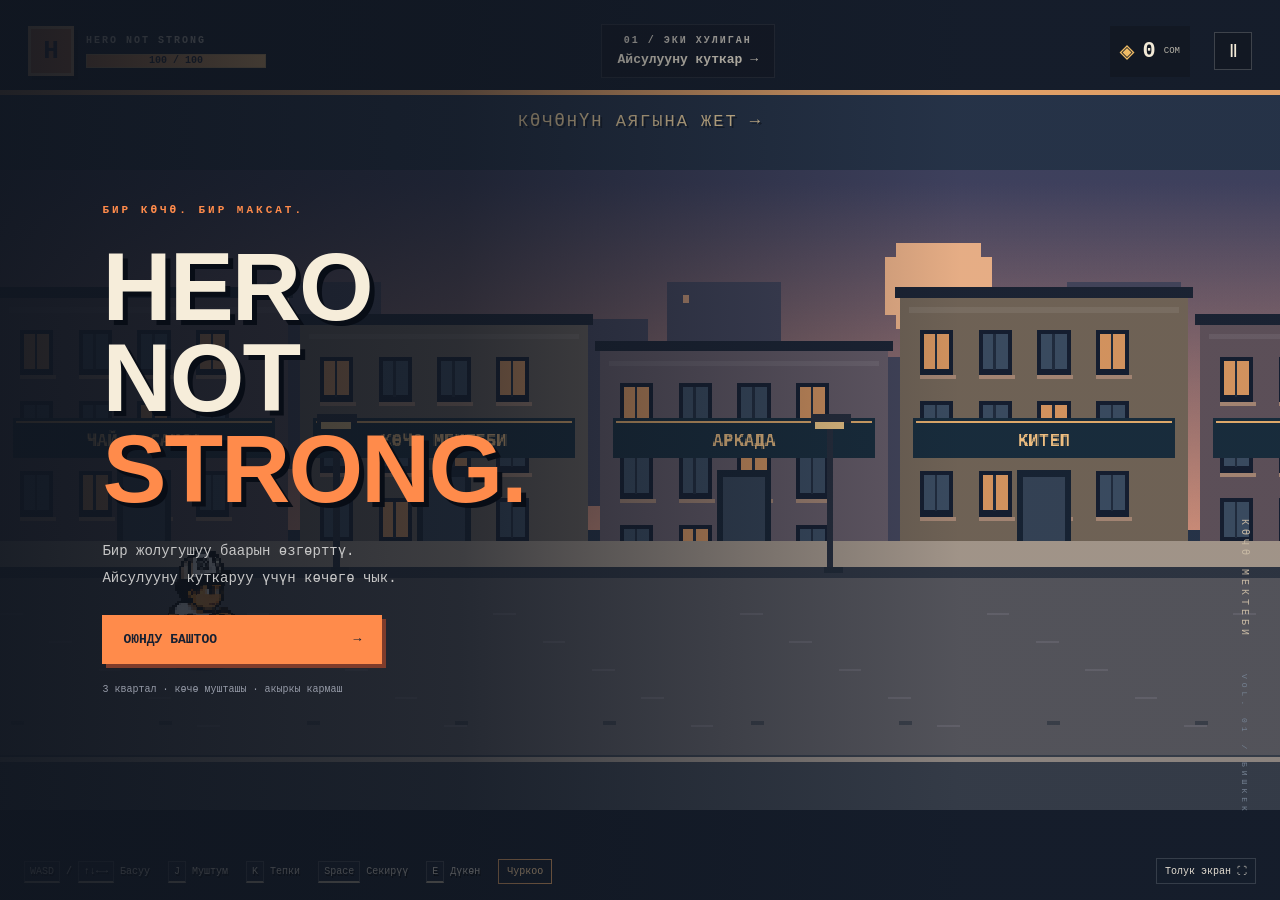
<file: index.html>
<!doctype html>
<html lang="ky">
<head>
  <meta charset="utf-8"><meta name="viewport" content="width=device-width, initial-scale=1, viewport-fit=cover">
  <meta name="theme-color" content="#11151e"><title>Hero Not Strong — Көчө мектеби</title>
  <link rel="stylesheet" href="style.css">
</head>
<body>
  <main class="game-shell" aria-label="Hero Not Strong көчө мушташы">
    <canvas id="game" width="960" height="540" aria-label="Капталдан көрүнгөн көчө мушташы"></canvas>
    <header class="hud">
      <div class="identity"><span class="portrait">H</span><div><span class="eyebrow">HERO NOT STRONG</span><div class="health"><i id="healthFill"></i><b id="healthText">100 / 100</b></div></div></div>
      <div class="mission"><span class="eyebrow" id="stageLabel">01 / КӨЧӨ МЕКТЕБИ</span><strong id="objective">Көчөнүн аягына жет</strong></div>
      <div class="wallet"><span>◈</span><b id="money">0</b><small>СОМ</small></div>
      <button id="pauseButton" class="icon-button" aria-label="Оюнду токтотуу" title="Пауза (Esc)">Ⅱ</button>
    </header>
    <div id="announcement" class="announcement" role="status"></div>
    <div id="combo" class="combo"></div>
    <footer class="controls"><span><kbd>WASD</kbd> / <kbd>↑↓←→</kbd> Басуу</span><span><kbd>J</kbd> Муштум</span><span><kbd>K</kbd> Тепки</span><span><kbd>Space</kbd> Секирүү</span><span><kbd>E</kbd> Дүкөн</span><button id="mainRunButton" type="button" aria-pressed="false">Чуркоо</button><button id="fullButton">Толук экран ⛶</button></footer>
    <div id="overlay" class="overlay">
      <section class="menu" aria-labelledby="menuTitle">
        <p class="chapter" id="menuTag">БИР КӨЧӨ. БИР МАКСАТ.</p>
        <h1 id="menuTitle">HERO<br>NOT <em>STRONG.</em></h1>
        <p id="menuDescription" class="description">Бир жолугушуу баарын өзгөрттү.<br>Айсулууну куткаруу үчүн көчөгө чык.</p>
        <button id="startButton" class="primary">ОЮНДУ БАШТОО <span>→</span></button>
        <p class="menu-note" id="menuNote">3 квартал · көчө мушташы · акыркы кармаш</p>
      </section>
      <div class="side-note">КӨЧӨ МЕКТЕБИ <span>VOL. 01 / БИШКЕК</span></div>
    </div>
    <dialog id="shop" aria-labelledby="shopTitle"><form method="dialog"><button class="close" aria-label="Жабуу">×</button></form><span class="eyebrow">ТЫНЫГУУ УЧУРУ</span><h2 id="shopTitle">Көчө дүкөнү</h2><p>Тамак күч берет. Сатып алуу үчүн 20 сом керек.</p><button id="buyFood" class="primary">Самса · +40 HP <span>20 ◈</span></button><p id="shopMessage" role="status"></p><small>Жабуу: Esc же E</small></dialog>
    <nav class="touch-controls" aria-label="Сенсордук башкаруу"><div class="dpad"><button data-key="ArrowUp" aria-label="Өйдө">↑</button><button data-key="ArrowLeft" aria-label="Солго">←</button><button data-key="ArrowDown" aria-label="Ылдый">↓</button><button data-key="ArrowRight" aria-label="Оңго">→</button></div><div><button data-key="KeyJ">J</button><button data-key="KeyK">K</button><button data-key="Space">↟</button><button data-key="KeyE">E</button></div></nav>
  </main>
  <dialog id="storyDialog" class="story-dialog" aria-labelledby="storyTitle">
    <img class="story-art" src="aisuluu.png" alt="Айсулуу: кыргыздын улуттук кийиминдеги кыз, артында тоолор" />
    <div class="story-shade"></div>
    <div class="story-top"><span id="storyProgress">1 / 3</span><button id="storySkip" type="button">Сюжетти өткөрүү ↗</button></div>
    <section class="story-copy"><p class="chapter" id="storyTag"></p><h2 id="storyTitle"></h2><div class="story-dialogue"><b id="storySpeaker"></b><p id="storyLine"></p></div><p id="storyNote"></p><button id="storyNext" class="primary" type="button">УЛАНТУУ →</button><small>Enter же Space — улантуу</small></section>
  </dialog>
  <script src="hero-sprite.js"></script>
  <script src="run-control.js"></script>
  <script src="game.js"></script>
  <script src="story.js"></script>
</body>
</html>
</file>
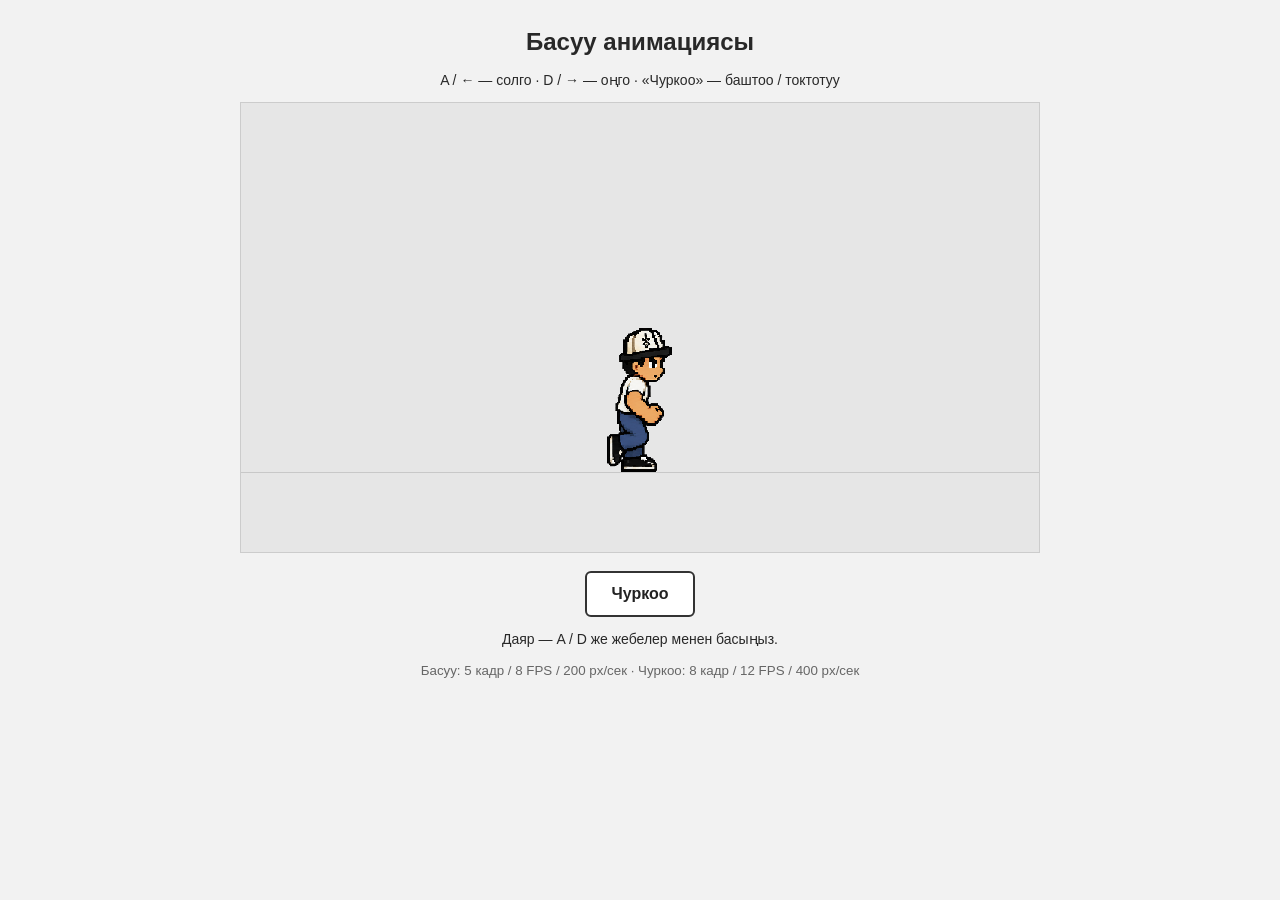
<file: walking-demo/index.html>
<!doctype html>
<html lang="ky"><head><meta charset="utf-8"><meta name="viewport" content="width=device-width,initial-scale=1"><title>Калпакчан каарман — Walking Demo</title><link rel="stylesheet" href="style.css"></head><body><main><h1>Басуу анимациясы</h1><p>A / ← — солго · D / → — оңго · «Чуркоо» — баштоо / токтотуу</p><canvas id="game" width="800" height="450" aria-label="Каармандын басуу анимациясы"></canvas><button id="runButton" type="button" aria-pressed="false">Чуркоо</button><p id="status" role="status">Спрайт жүктөлүүдө…</p><small>Басуу: 5 кадр / 8 FPS / 200 px/сек · Чуркоо: 8 кадр / 12 FPS / 400 px/сек</small></main><script src="demo.js"></script></body></html>
</file>
<file: style.css>
:root{color-scheme:dark;--orange:#ff8b4b;--cream:#f6edda;--muted:#a9adb5}*{box-sizing:border-box}html,body{margin:0;width:100%;height:100%;overflow:hidden;background:#11151e;color:var(--cream);font-family:Consolas,'Courier New',monospace}button{font:inherit;cursor:pointer;color:inherit}button:focus-visible{outline:3px solid #ffbb71;outline-offset:4px}.game-shell{height:100dvh;position:relative;overflow:hidden;max-width:1800px;margin:auto;background:#151d2b}#game{display:block;width:100%;height:100%;object-fit:contain;image-rendering:pixelated}.hud{position:absolute;inset:24px 28px auto;display:flex;align-items:center;gap:24px;pointer-events:none}.identity{display:flex;align-items:center;gap:12px}.portrait{display:grid;place-items:center;width:46px;height:50px;font-weight:900;font-size:26px;background:#d77c46;border:3px solid #f6bd83;color:#242335;box-shadow:4px 4px #0005}.eyebrow{display:block;font-size:10px;font-weight:700;letter-spacing:2px;color:#d6d0c5}.health{position:relative;margin-top:8px;width:180px;height:14px;border:1px solid #d7ac6d;background:#282333}.health i{display:block;background:linear-gradient(90deg,#e58e4e,#ffc479);height:100%;width:100%;transition:width .15s}.health b{position:absolute;inset:0;text-align:center;color:#192031;line-height:12px;font-size:10px}.mission{margin:auto;text-align:center;background:#11151e88;padding:10px 16px;border:1px solid #ffffff15}.mission strong{display:block;font-size:13px;margin-top:6px}.wallet{display:flex;gap:8px;align-items:center;background:#11151e99;padding:10px}.wallet>span{font-size:25px;color:#f4bf67}.wallet b{font-size:22px}.wallet small{font-size:9px;color:#b9b5aa}.icon-button{pointer-events:auto;background:#11151e99;border:1px solid #ffffff30;width:38px;height:38px;font-size:18px}.controls{position:absolute;bottom:16px;left:24px;right:24px;display:flex;align-items:center;justify-content:center;gap:18px;color:#e7e0d4;font-size:10px;text-shadow:1px 2px #000}.controls span{white-space:nowrap}kbd{font:inherit;background:#192131cc;border:1px solid #a4a3a052;padding:4px 5px;border-bottom:2px solid #b1a692}.controls button{margin-left:auto;background:#151d2bcc;border:1px solid #ffffff25;font-size:10px;padding:6px 8px}.overlay{position:absolute;inset:0;display:flex;align-items:center;padding:8vw;background:linear-gradient(90deg,#101620ed 0%,#101620b0 36%,#10162005 75%)}.overlay[hidden]{display:none}.menu{max-width:560px}.chapter{font-size:11px;letter-spacing:3px;color:var(--orange);font-weight:bold;margin-bottom:25px}h1{font-family:Impact,'Arial Black',sans-serif;font-size:clamp(50px,7.5vw,110px);line-height:.95;letter-spacing:-2px;margin:0;text-shadow:5px 5px #080d16}h1 em{font-style:normal;color:var(--orange)}.description{font-size:14px;line-height:1.9;color:#c6c6c6;margin:24px 0}.primary{display:flex;justify-content:space-between;gap:30px;align-items:center;background:var(--orange);border:0;padding:17px 21px;color:#172032;font-weight:900;font-size:13px;min-width:280px;box-shadow:4px 4px #7f3c2b}.primary:hover{background:#ffad70;transform:translateY(-1px)}.primary:disabled{opacity:.5;cursor:default}.menu-note{font-size:10px;line-height:1.6;color:#959aa7;margin-top:18px}.side-note{position:absolute;right:30px;bottom:85px;writing-mode:vertical-rl;letter-spacing:4px;font-size:10px;color:#c6b8a3}.side-note span{color:#748192;margin-top:25px;font-size:8px}.announcement{position:absolute;top:110px;left:0;right:0;text-align:center;font-size:17px;letter-spacing:2px;color:#ffe0a8;text-shadow:2px 2px #151d2b;pointer-events:none}.combo{position:absolute;right:45px;top:140px;color:#ffac64;font-weight:bold;font-size:26px;text-shadow:3px 3px #172032;pointer-events:none}dialog{width:min(440px,90vw);background:#182231;border:2px solid #d9a465;padding:30px;color:var(--cream);box-shadow:10px 10px #0006}dialog::backdrop{background:#090f18bd}dialog h2{font-size:28px;margin:12px 0}dialog p{font-size:13px;line-height:1.8;color:#bfc5ca}dialog small{color:#a0a7b0;font-size:11px}.close{position:absolute;right:12px;top:8px;border:0;background:none;font-size:26px}dialog .primary{width:100%;min-width:0;font-size:12px}#shopMessage{min-height:24px;color:#ffbe75}.touch-controls{display:none;position:absolute;bottom:50px;left:20px;right:20px;justify-content:space-between;pointer-events:none}.touch-controls button{pointer-events:auto;touch-action:none;user-select:none;width:42px;height:42px;margin:2px;background:#172032bb;border:1px solid #e5b57999;border-radius:9px}.dpad{display:grid;grid-template-columns:repeat(3,42px)}.dpad button:first-child{grid-column:2}.dpad button:nth-child(2){grid-column:1;grid-row:2}.dpad button:nth-child(3){grid-column:2;grid-row:2}.dpad button:nth-child(4){grid-column:3;grid-row:2}@media(pointer:coarse){.touch-controls{display:flex}.controls span{display:none}}@media(max-width:700px){.hud{inset:12px;gap:8px}.health{width:110px}.eyebrow{font-size:8px;letter-spacing:1px}.portrait{width:34px;height:38px;font-size:20px}.mission{padding:6px}.mission strong{font-size:10px}.wallet{padding:6px;gap:4px}.wallet b{font-size:16px}.wallet small{display:none}.controls{gap:8px;font-size:8px;left:10px;right:10px}.controls span:nth-child(5){display:none}.announcement{top:85px;font-size:13px}.menu .description{font-size:12px}.side-note{display:none}.primary{min-width:240px}.overlay{padding:8vw}.combo{top:115px;right:20px}}

.story-dialog { position:fixed;inset:0;width:100vw;max-width:none;height:100dvh;max-height:none;margin:0;padding:0;border:0;background:#101620;overflow:hidden; }
.story-art {position:absolute;inset:0 0 0 auto;width:68%;height:100%;object-fit:cover;object-position:50% 28%;}
.story-shade {position:absolute;inset:0;background:linear-gradient(90deg,#101620 0%,#101620ee 28%,#10162088 55%,#10162005 85%),linear-gradient(0deg,#101620bb,transparent 40%);}
.story-copy {position:absolute;left:7vw;top:50%;transform:translateY(-50%);width:min(540px,48vw);}
.story-copy h2 {font-family:Impact,'Arial Black',sans-serif;font-size:clamp(32px,4vw,62px);line-height:1.1;margin:18px 0 25px;color:#f6edda;}
.story-dialogue {padding:17px 20px;border-left:3px solid #ff8b4b;background:#1016209c;}
.story-dialogue b {color:#ffb071;font-size:12px;letter-spacing:1px;}.story-dialogue p {font-size:15px;line-height:1.85;color:#eee2cc;margin:10px 0 0;}
#storyNote {color:#b2b7c1;font-size:12px;line-height:1.8;margin:20px 0;}.story-copy small {display:block;margin-top:16px;color:#9da5b3;font-size:10px;}
.story-top {position:absolute;z-index:1;left:7vw;right:30px;top:26px;display:flex;align-items:center;justify-content:space-between;color:#c7b6a1;font-size:11px;letter-spacing:2px;}.story-top button {background:#1016209c;border:1px solid #ffffff33;padding:9px 12px;font-size:10px;}
.story-dialog[data-scene="1"] .story-dialogue {border-color:#e66962;}.story-dialog[data-scene="1"] .story-art {filter:brightness(.7);}
@media(max-width:700px){.story-art {width:100%;opacity:.55;}.story-shade{background:linear-gradient(90deg,#101620e8,#101620a0);}.story-copy{width:86vw;left:7vw;}.story-copy h2{font-size:32px;margin:14px 0;}.story-dialogue p{font-size:13px;}.story-dialogue{padding:12px 15px;}.story-copy .chapter{margin:8px 0;font-size:10px;}#storyNote{margin:12px 0;font-size:11px;}.story-copy .primary{padding:12px 16px;}}
@media(max-height:500px) and (min-width:701px){.story-copy h2{font-size:30px;margin:10px 0;}.story-copy .chapter{margin:10px 0;}.story-dialogue p{font-size:12px;line-height:1.5;}#storyNote{font-size:10px;margin:10px 0;}.story-copy small{margin-top:9px;}.story-top{top:10px;}}

.controls #mainRunButton{margin-left:0;border-color:#d79a61;color:#ffd49d}.controls #mainRunButton[aria-pressed="true"]{background:#d98a4d;color:#192333}
</file>
<file: walking-demo/style.css>
*{box-sizing:border-box}body{margin:0;background:#f2f2f2;color:#282828;font-family:Arial,sans-serif}main{max-width:840px;margin:28px auto;padding:0 20px;text-align:center}h1{font-size:24px}p{font-size:14px}canvas{display:block;width:100%;height:auto;image-rendering:pixelated;background:#e6e6e6;border:1px solid #ccc}small{color:#666}
 #runButton{margin-top:18px;padding:12px 24px;border:2px solid #333;border-radius:6px;background:#fff;color:#222;font:700 16px Arial;cursor:pointer}#runButton[aria-pressed="true"]{background:#222;color:#fff}#runButton:focus-visible{outline:3px solid #e88742;outline-offset:3px}
</file>
